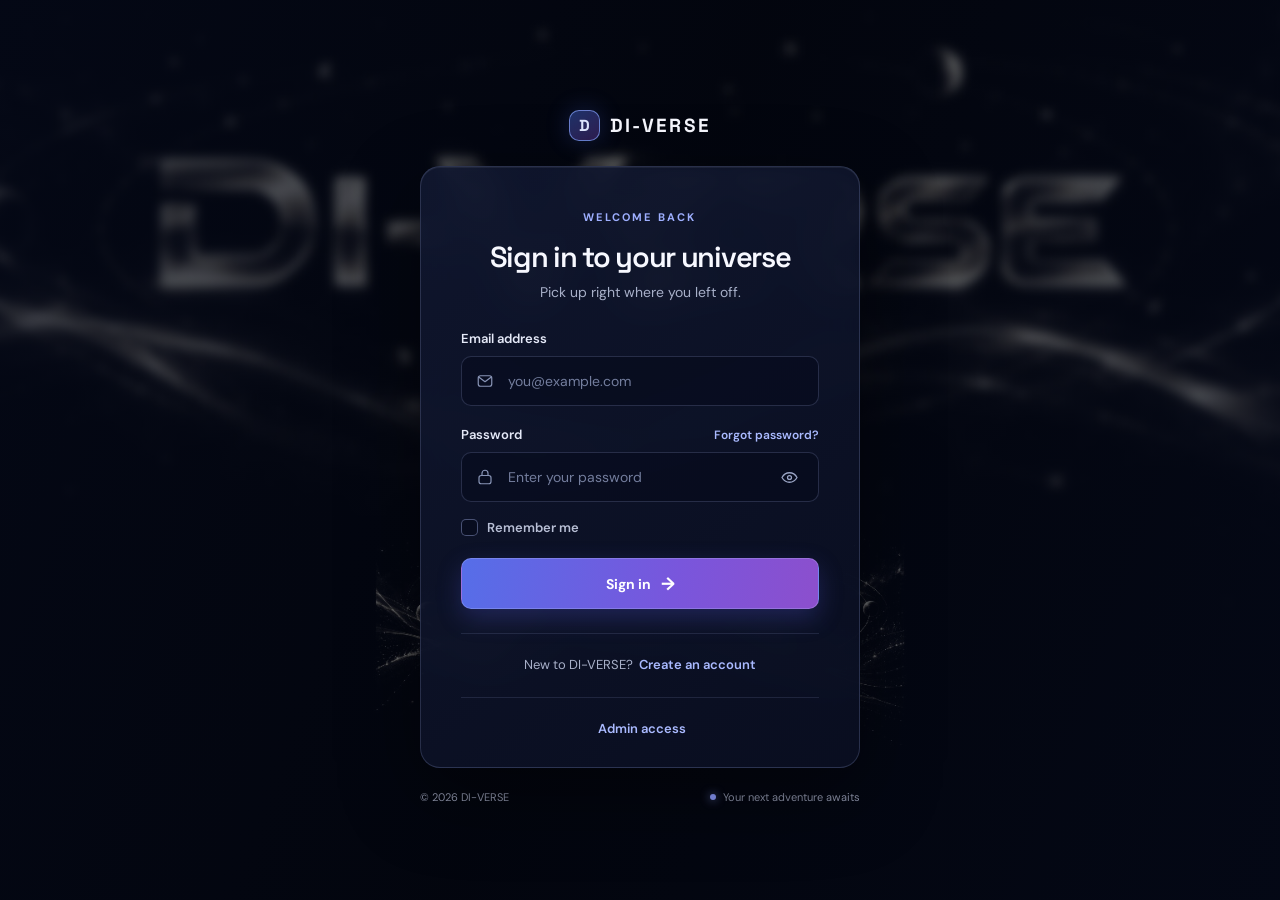
<file: index.html>
<!DOCTYPE html>
<html lang="en">
<head>
    <meta charset="UTF-8">
    <meta name="viewport" content="width=device-width, initial-scale=1.0">
    <meta name="theme-color" content="#080d20">
    <meta name="description" content="Sign in to your DI-VERSE account.">
    <link rel="stylesheet" href="style.css">
    <title>Sign in | DI-VERSE</title>
</head>
<body>
    <main class="page">
        <a class="brand" href="#" aria-label="DI-VERSE home">
            <span class="brand-mark" aria-hidden="true">D</span>
            <span>DI-VERSE</span>
        </a>

        <section class="login-card" aria-labelledby="login-title">
            <div class="card-heading" id="login-heading">
                <span class="eyebrow">WELCOME BACK</span>
                <h1 id="login-title">Sign in to your universe</h1>
                <p>Pick up right where you left off.</p>
            </div>

            <form id="login-form">
                <label for="email">Email address</label>
                <div class="input-wrap">
                    <svg aria-hidden="true" viewBox="0 0 24 24">
                        <rect x="3" y="5" width="18" height="14" rx="3"></rect>
                        <path d="m4 7 8 6 8-6"></path>
                    </svg>
                    <input id="email" name="email" type="email" placeholder="you@example.com" autocomplete="email" required>
                </div>

                <div class="password-heading">
                    <label for="password">Password</label>
                    <a href="#forgot-password" data-notice="Password recovery isn't connected yet.">Forgot password?</a>
                </div>
                <div class="input-wrap">
                    <svg aria-hidden="true" viewBox="0 0 24 24">
                        <rect x="4" y="10" width="16" height="11" rx="3"></rect>
                        <path d="M8 10V7a4 4 0 0 1 8 0v3"></path>
                    </svg>
                    <input id="password" name="password" type="password" placeholder="Enter your password" autocomplete="current-password" required>
                    <button class="visibility-toggle" id="password-toggle" type="button" aria-label="Show password" aria-pressed="false">
                        <svg aria-hidden="true" viewBox="0 0 24 24">
                            <path d="M2.5 12s3.4-6 9.5-6 9.5 6 9.5 6-3.4 6-9.5 6-9.5-6-9.5-6Z"></path>
                            <circle cx="12" cy="12" r="2.5"></circle>
                        </svg>
                    </button>
                </div>

                <label class="remember-option" for="remember">
                    <input id="remember" name="remember" type="checkbox">
                    <span class="custom-checkbox" aria-hidden="true"></span>
                    <span>Remember me</span>
                </label>

                <button class="submit-button" type="submit">
                    Sign in
                    <span aria-hidden="true">→</span>
                </button>
            </form>

            <form id="signup-form" class="is-hidden">
                <label for="signup-name">Your name</label>
                <div class="input-wrap">
                    <svg aria-hidden="true" viewBox="0 0 24 24">
                        <circle cx="12" cy="8" r="4"></circle>
                        <path d="M4 21a8 8 0 0 1 16 0"></path>
                    </svg>
                    <input id="signup-name" name="name" type="text" placeholder="How should we call you?" autocomplete="name" required>
                </div>

                <label for="signup-email" class="signup-field-label">Email address</label>
                <div class="input-wrap">
                    <svg aria-hidden="true" viewBox="0 0 24 24">
                        <rect x="3" y="5" width="18" height="14" rx="3"></rect>
                        <path d="m4 7 8 6 8-6"></path>
                    </svg>
                    <input id="signup-email" name="email" type="email" placeholder="you@example.com" autocomplete="email" required>
                </div>

                <label for="signup-password" class="signup-field-label">Create a password</label>
                <div class="input-wrap">
                    <svg aria-hidden="true" viewBox="0 0 24 24">
                        <rect x="4" y="10" width="16" height="11" rx="3"></rect>
                        <path d="M8 10V7a4 4 0 0 1 8 0v3"></path>
                    </svg>
                    <input id="signup-password" name="password" type="password" placeholder="At least 8 characters" autocomplete="new-password" minlength="8" required>
                </div>

                <label for="signup-confirm" class="signup-field-label">Confirm password</label>
                <div class="input-wrap">
                    <svg aria-hidden="true" viewBox="0 0 24 24">
                        <rect x="4" y="10" width="16" height="11" rx="3"></rect>
                        <path d="M8 10V7a4 4 0 0 1 8 0v3"></path>
                    </svg>
                    <input id="signup-confirm" name="confirm-password" type="password" placeholder="Enter your password again" autocomplete="new-password" minlength="8" required>
                </div>

                <label class="remember-option terms-option" for="terms">
                    <input id="terms" name="terms" type="checkbox" required>
                    <span class="custom-checkbox" aria-hidden="true"></span>
                    <span>I agree to the terms and privacy policy.</span>
                </label>

                <button class="submit-button" type="submit">
                    Create account
                    <span aria-hidden="true">→</span>
                </button>
            </form>

            <p class="form-message" id="form-message" role="status" aria-live="polite"></p>

            <p class="signup-prompt" id="login-prompt">New to DI-VERSE?
                <a href="#signup" id="show-signup">Create an account</a>
            </p>
            <p class="signup-prompt is-hidden" id="signup-prompt">Already have an account?
                <a href="#login" id="show-login">Sign in</a>
            </p>
            <p class="signup-prompt"><a href="admin.html">Admin access</a></p>
        </section>

        <footer class="page-footer">
            <span>© 2026 DI-VERSE</span>
            <span class="footer-note"><span aria-hidden="true"></span>Your next adventure awaits</span>
        </footer>
    </main>
    <script src="auth-service.js"></script>
    <script src="script.js"></script>
</body>
</html>
</file>
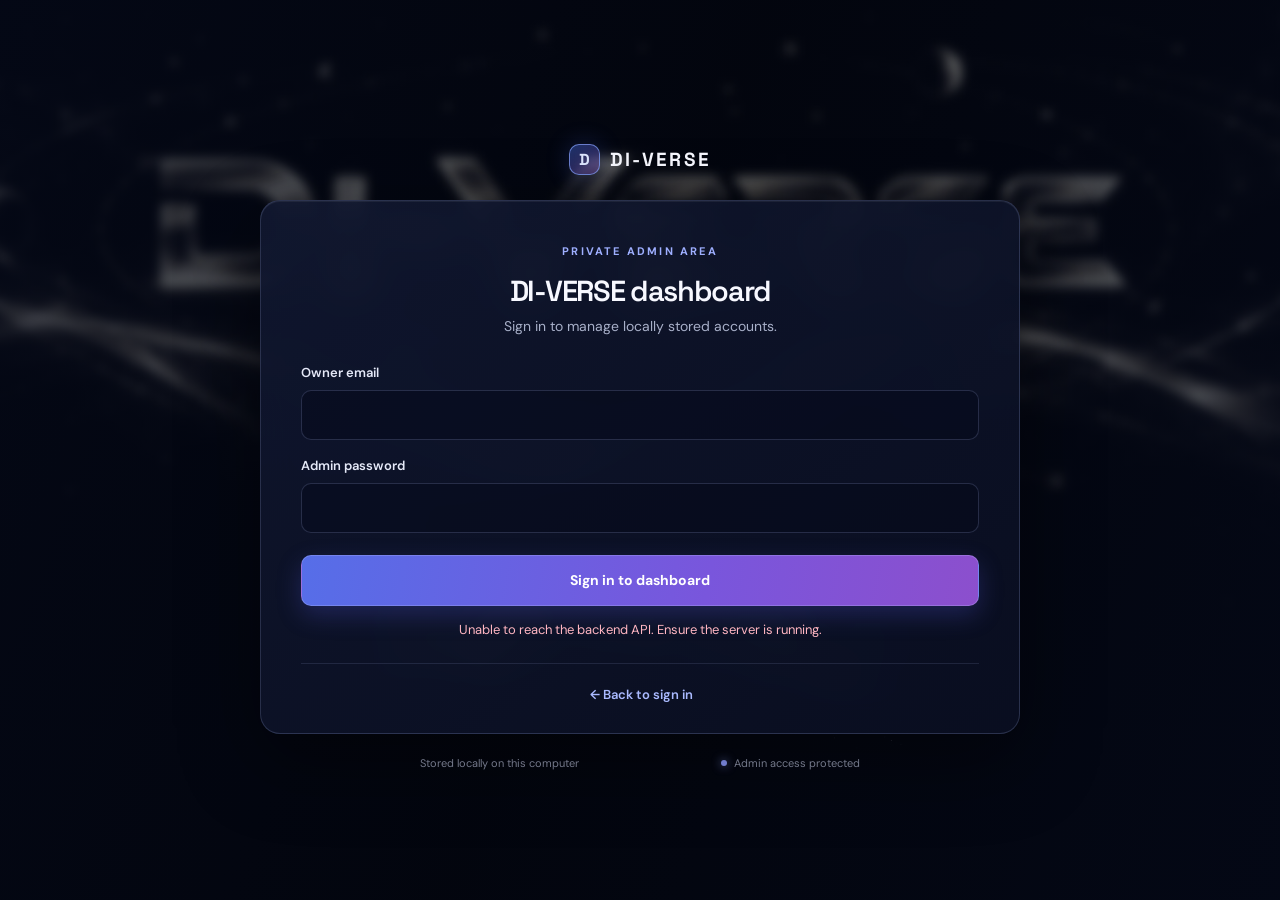
<file: admin.html>
<!DOCTYPE html>
<html lang="en">
<head>
    <meta charset="UTF-8">
    <meta name="viewport" content="width=device-width, initial-scale=1.0">
    <meta name="theme-color" content="#080d20">
    <meta name="description" content="Private DI-VERSE account administration.">
    <link rel="stylesheet" href="style.css">
    <title>Admin | DI-VERSE</title>
</head>
<body class="admin-body">
    <main class="page">
        <a class="brand" href="index.html" aria-label="DI-VERSE home">
            <span class="brand-mark" aria-hidden="true">D</span>
            <span>DI-VERSE</span>
        </a>

        <section class="login-card admin-card" aria-labelledby="admin-title">
            <div class="card-heading">
                <span class="eyebrow">PRIVATE ADMIN AREA</span>
                <h1 id="admin-title">DI-VERSE dashboard</h1>
                <p id="admin-subtitle">Sign in to manage locally stored accounts.</p>
            </div>

            <form id="admin-login-form">
                <label for="admin-email">Owner email</label>
                <div class="input-wrap">
                    <input id="admin-email" name="email" type="email" autocomplete="username" required>
                </div>
                <label class="signup-field-label" for="admin-password">Admin password</label>
                <div class="input-wrap">
                    <input id="admin-password" name="password" type="password" autocomplete="current-password" required>
                </div>
                <button class="submit-button admin-submit" type="submit">Sign in to dashboard</button>
            </form>

            <div id="dashboard" class="is-hidden">
                <div class="dashboard-summary">
                    <span class="eyebrow">SAVED ACCOUNTS</span>
                    <strong id="account-count">0</strong>
                    <span class="online-summary"><span id="online-count">0</span> online</span>
                </div>
                <p class="dashboard-note">Search accounts, review reports and appeals, and manage access. Passwords are never displayed.</p>
                <form class="admin-search-form" id="account-search-form">
                    <label for="account-search">Find user by name or email</label>
                    <div class="admin-search-row">
                        <input id="account-search" name="q" type="search" maxlength="100" autocomplete="off">
                        <button class="secondary-button" type="submit">Search</button>
                    </div>
                </form>
                <div class="table-wrap">
                    <table>
                        <thead>
                            <tr><th>Name</th><th>Email</th><th>Registered</th><th>Access</th><th>Action</th></tr>
                        </thead>
                        <tbody id="account-list"></tbody>
                    </table>
                    <p id="empty-state" class="empty-state is-hidden">No accounts have registered yet.</p>
                </div>
                <button class="secondary-button" id="refresh-accounts" type="button">Refresh list</button>
                <section class="admin-inbox-section" aria-labelledby="reports-title">
                    <div class="admin-inbox-heading"><div><span class="eyebrow">COMMUNITY SAFETY</span><h2 id="reports-title">User reports</h2></div><button class="secondary-button" id="refresh-reports" type="button">Refresh</button></div>
                    <div class="admin-inbox-list" id="report-list" aria-live="polite"></div>
                </section>
                <section class="admin-inbox-section" aria-labelledby="appeals-title">
                    <div class="admin-inbox-heading"><div><span class="eyebrow">ACCESS REVIEWS</span><h2 id="appeals-title">Unban appeals</h2></div><button class="secondary-button" id="refresh-appeals" type="button">Refresh</button></div>
                    <div class="admin-inbox-list" id="appeal-list" aria-live="polite"></div>
                </section>
                <button class="secondary-button" id="admin-logout" type="button">Sign out</button>
            </div>

            <p class="form-message" id="admin-message" role="status" aria-live="polite"></p>
            <p class="signup-prompt"><a href="index.html">← Back to sign in</a></p>
        </section>

        <footer class="page-footer">
            <span>Stored locally on this computer</span>
            <span class="footer-note"><span aria-hidden="true"></span>Admin access protected</span>
        </footer>
    </main>
    <dialog class="report-dialog" id="ban-dialog">
        <form id="ban-form">
            <div class="report-dialog-heading"><h2>Ban account</h2><button class="icon-refresh" id="close-ban-dialog" type="button" aria-label="Close">×</button></div>
            <input type="hidden" name="userId">
            <label for="ban-reason">Reason</label>
            <textarea id="ban-reason" name="reason" minlength="5" maxlength="500" rows="4" required></textarea>
            <button class="submit-button" type="submit">Confirm ban</button>
        </form>
    </dialog>
    <script src="auth-service.js"></script>
    <script src="admin.js"></script>
</body>
</html>
</file>
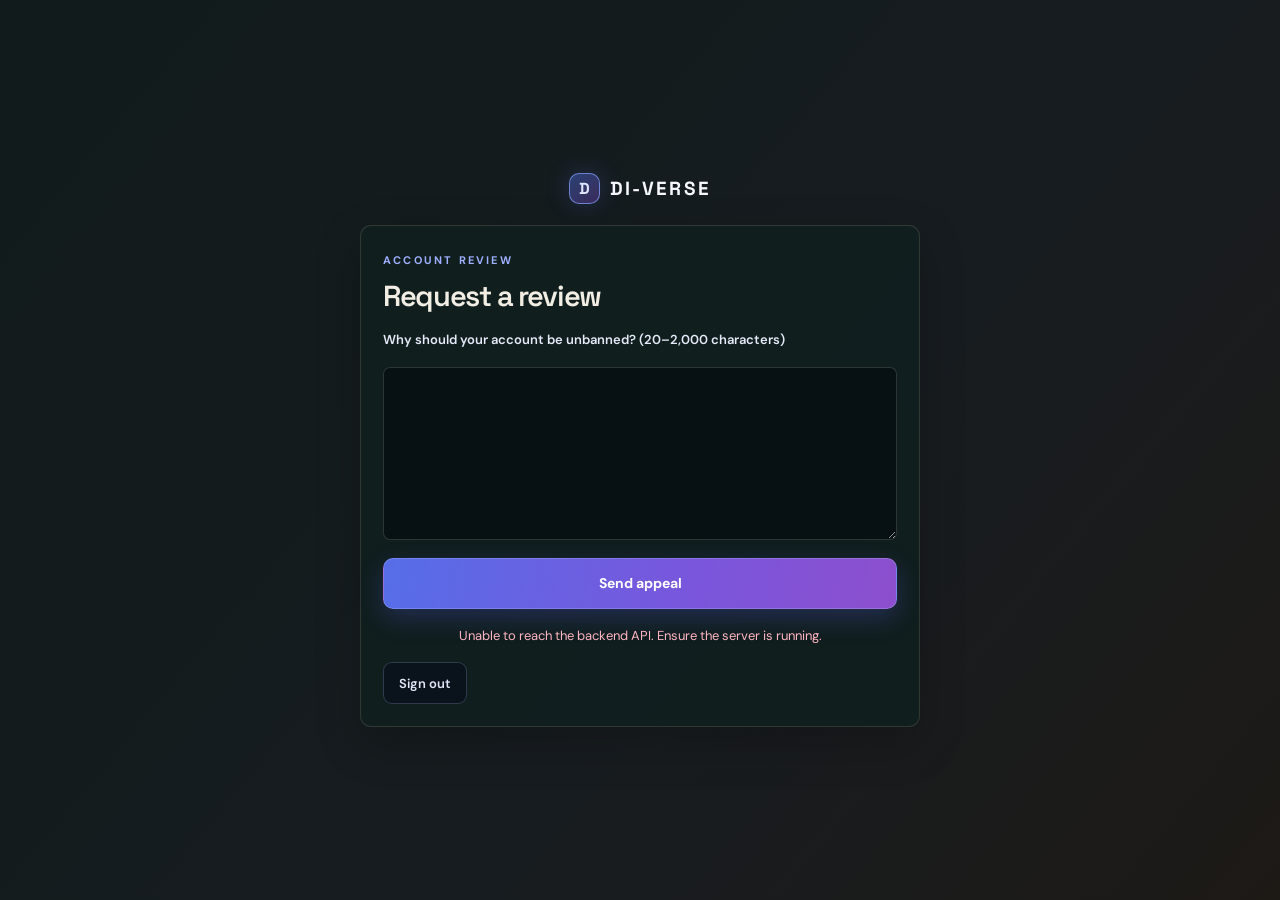
<file: appeal.html>
<!DOCTYPE html>
<html lang="en">
<head>
    <meta charset="UTF-8">
    <meta name="viewport" content="width=device-width, initial-scale=1.0">
    <meta name="theme-color" content="#151b1b">
    <meta name="description" content="Request a review of your DI-VERSE account restriction.">
    <link rel="stylesheet" href="style.css">
    <title>Account review | DI-VERSE</title>
</head>
<body class="appeal-body">
    <main class="appeal-shell">
        <a class="brand" href="/" aria-label="DI-VERSE sign in"><span class="brand-mark" aria-hidden="true">D</span><span>DI-VERSE</span></a>
        <section class="appeal-panel">
            <span class="eyebrow">ACCOUNT REVIEW</span>
            <h1>Request a review</h1>
            <p id="appeal-ban-reason" class="appeal-ban-reason"></p>
            <form id="appeal-form" class="community-form">
                <label for="appeal-reason">Why should your account be unbanned? (20–2,000 characters)</label>
                <textarea id="appeal-reason" name="reason" minlength="20" maxlength="2000" rows="7" required></textarea>
                <button class="submit-button" id="appeal-submit" type="submit">Send appeal</button>
            </form>
            <div id="appeal-status" class="appeal-status is-hidden" aria-live="polite"></div>
            <p class="form-message" id="appeal-message" role="status" aria-live="polite"></p>
            <button class="secondary-button" id="appeal-sign-out" type="button">Sign out</button>
        </section>
    </main>
    <script src="auth-service.js"></script>
    <script src="appeal.js"></script>
</body>
</html>
</file>
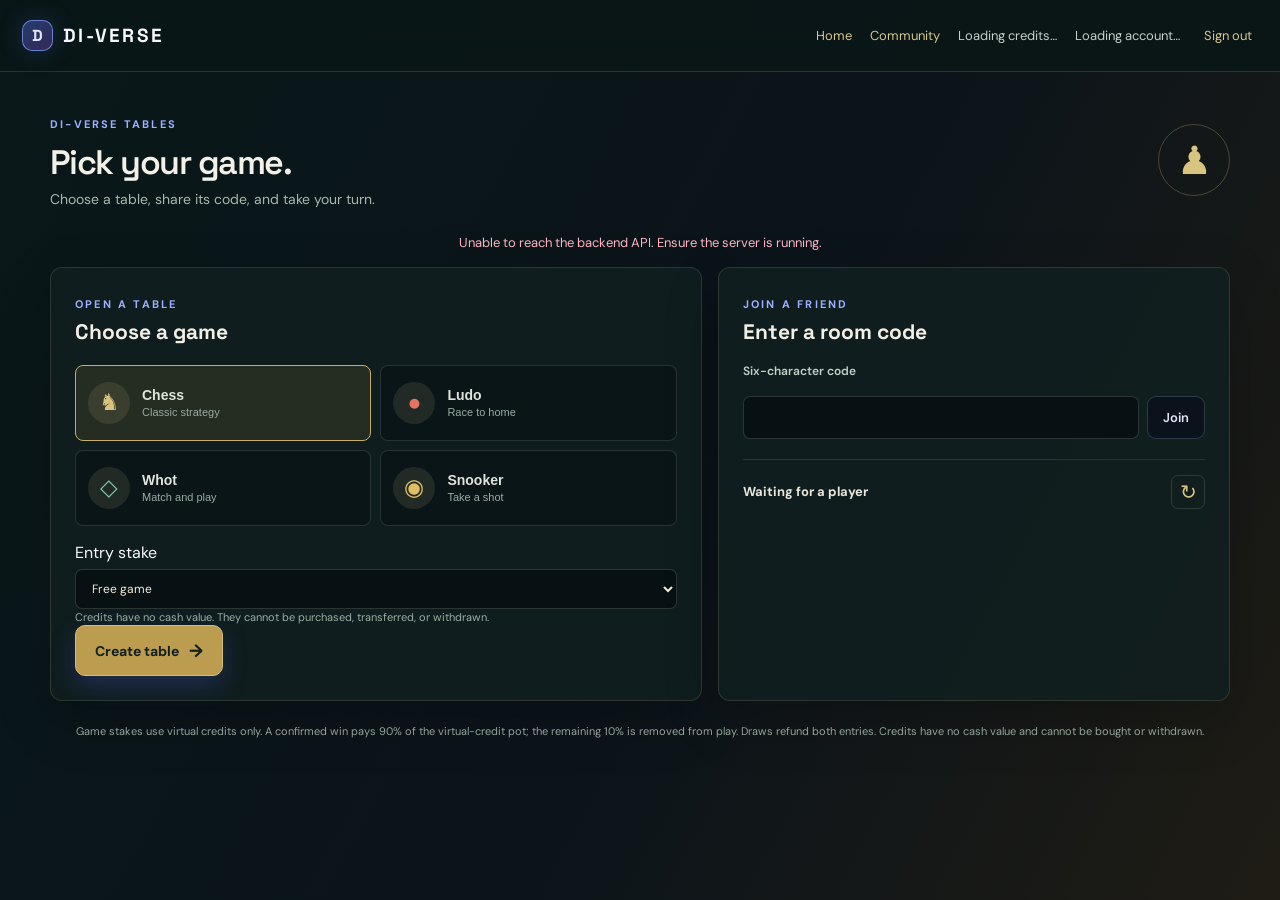
<file: games.html>
<!DOCTYPE html>
<html lang="en">
<head>
    <meta charset="UTF-8">
    <meta name="viewport" content="width=device-width, initial-scale=1.0">
    <meta name="theme-color" content="#101a1c">
    <meta name="description" content="Play chess, snooker, ludo, and whot with DI-VERSE members.">
    <link rel="stylesheet" href="style.css">
    <title>Game Room | DI-VERSE</title>
</head>
<body class="games-body">
    <header class="community-header games-header">
        <a class="brand" href="/home.html" aria-label="DI-VERSE home">
            <span class="brand-mark" aria-hidden="true">D</span>
            <span>DI-VERSE</span>
        </a>
        <nav class="games-top-nav" aria-label="Main navigation">
            <a href="/home.html">Home</a>
            <a href="/community.html#posts">Community</a>
            <span id="games-credit-balance" aria-live="polite">Loading credits…</span>
            <span id="games-user-name">Loading account…</span>
            <button id="games-sign-out" type="button">Sign out</button>
        </nav>
    </header>

    <main class="games-shell">
        <section class="games-heading">
            <div>
                <span class="eyebrow">DI-VERSE TABLES</span>
                <h1>Pick your game.</h1>
                <p>Choose a table, share its code, and take your turn.</p>
            </div>
            <div class="games-heading-mark" aria-hidden="true">♟</div>
        </section>

        <p class="form-message games-message" id="games-message" role="status" aria-live="polite"></p>

        <section class="games-lobby" id="games-lobby" aria-label="Game lobby">
            <div class="games-panel">
                <div class="games-panel-heading">
                    <div>
                        <span class="eyebrow">OPEN A TABLE</span>
                        <h2>Choose a game</h2>
                    </div>
                </div>
                <div class="game-picks" role="group" aria-label="Choose a game">
                    <button class="game-pick is-selected" type="button" data-game="chess" aria-pressed="true">
                        <span class="game-pick-mark chess-mark" aria-hidden="true">♞</span>
                        <span class="game-pick-copy"><strong>Chess</strong><small>Classic strategy</small></span>
                    </button>
                    <button class="game-pick" type="button" data-game="ludo" aria-pressed="false">
                        <span class="game-pick-mark ludo-mark" aria-hidden="true">●</span>
                        <span class="game-pick-copy"><strong>Ludo</strong><small>Race to home</small></span>
                    </button>
                    <button class="game-pick" type="button" data-game="whot" aria-pressed="false">
                        <span class="game-pick-mark whot-mark" aria-hidden="true">◇</span>
                        <span class="game-pick-copy"><strong>Whot</strong><small>Match and play</small></span>
                    </button>
                    <button class="game-pick" type="button" data-game="snooker" aria-pressed="false">
                        <span class="game-pick-mark snooker-mark" aria-hidden="true">◉</span>
                        <span class="game-pick-copy"><strong>Snooker</strong><small>Take a shot</small></span>
                    </button>
                </div>
                <label for="game-stake">Entry stake</label>
                <select id="game-stake" class="game-stake-select" name="stakeCredits">
                    <option value="0">Free game</option>
                    <option value="5">5 virtual credits</option>
                    <option value="10">10 virtual credits</option>
                    <option value="25">25 virtual credits</option>
                    <option value="50">50 virtual credits</option>
                    <option value="100">100 virtual credits</option>
                </select>
                <p class="game-credit-note">Credits have no cash value. They cannot be purchased, transferred, or withdrawn.</p>
                <button class="submit-button games-create" id="create-room" type="button">Create table <span aria-hidden="true">→</span></button>
            </div>

            <div class="games-panel join-panel">
                <div class="games-panel-heading">
                    <div>
                        <span class="eyebrow">JOIN A FRIEND</span>
                        <h2>Enter a room code</h2>
                    </div>
                </div>
                <form id="join-room-form" class="join-room-form">
                    <label for="room-code">Six-character code</label>
                    <div class="join-room-row">
                        <input id="room-code" name="code" maxlength="6" pattern="[A-HJ-NP-Z2-9]{6}" autocomplete="off" required>
                        <button class="secondary-button" type="submit">Join</button>
                    </div>
                </form>
                <div class="open-room-heading">
                    <h3>Waiting for a player</h3>
                    <button class="icon-refresh" id="refresh-rooms" type="button" aria-label="Refresh open tables" title="Refresh">↻</button>
                </div>
                <div class="open-room-list" id="open-room-list" aria-live="polite"></div>
            </div>
        </section>

        <section class="game-table is-hidden" id="game-table" aria-label="Game table">
            <div class="game-table-head">
                <div>
                    <span class="eyebrow" id="table-game-label">GAME</span>
                    <h2 id="table-title">Waiting for a player</h2>
                </div>
                <div class="table-room-code">
                    <span>ROOM</span>
                    <strong id="table-room-code">------</strong>
                    <button class="icon-refresh" id="copy-room-code" type="button" aria-label="Copy room code" title="Copy code">▢</button>
                </div>
            </div>
            <div class="table-players" id="table-players"></div>
            <p class="turn-message" id="turn-message" aria-live="polite"></p>
            <div class="game-board" id="game-board"></div>
            <div class="table-controls" id="table-controls"></div>
            <button class="secondary-button leave-table" id="leave-table" type="button">Back to lobby</button>
        </section>

        <footer class="games-footer">Game stakes use virtual credits only. A confirmed win pays 90% of the virtual-credit pot; the remaining 10% is removed from play. Draws refund both entries. Credits have no cash value and cannot be bought or withdrawn.</footer>
    </main>
    <script src="auth-service.js"></script>
    <script src="games.js"></script>
</body>
</html>
</file>
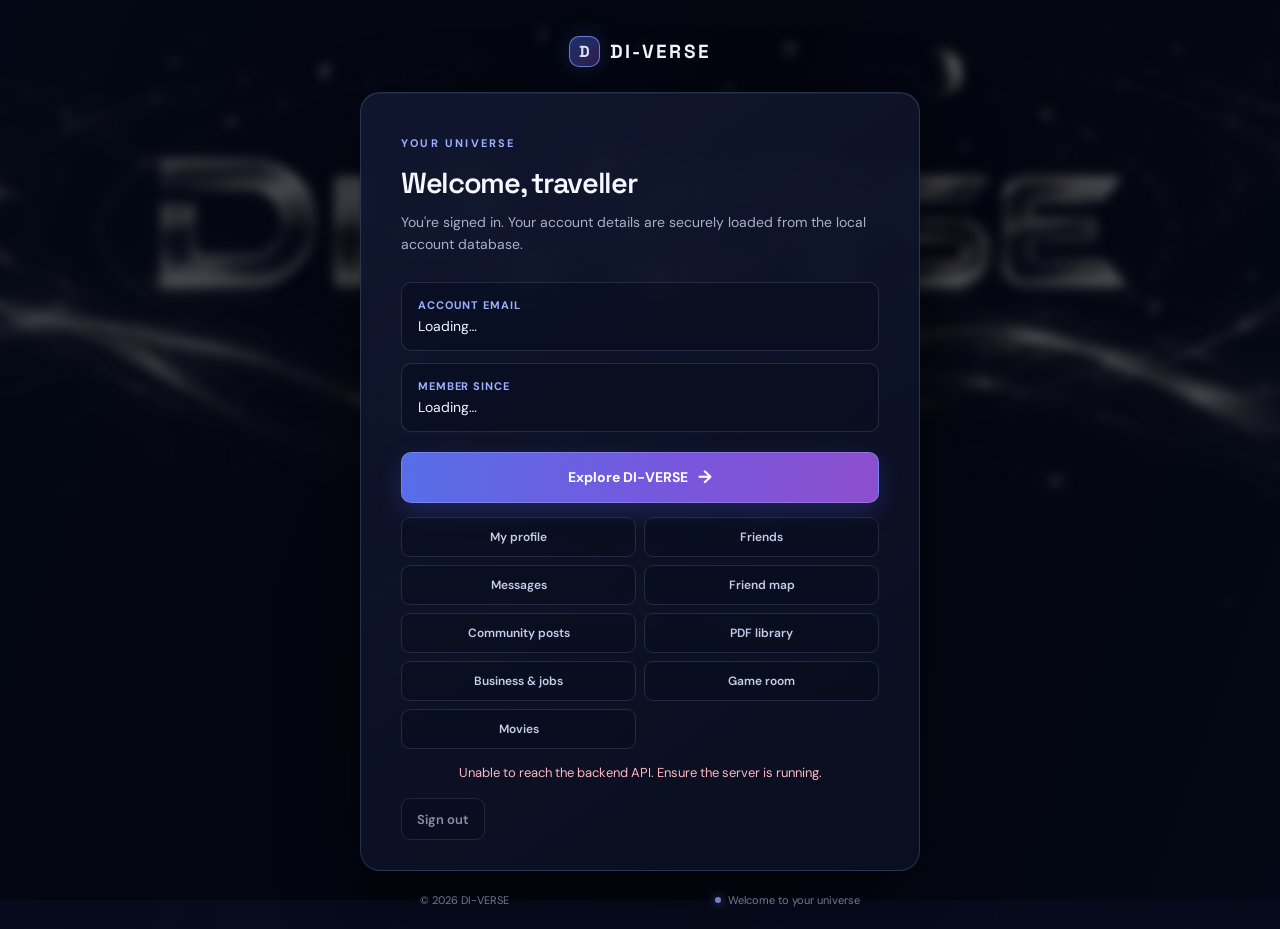
<file: home.html>
<!DOCTYPE html>
<html lang="en">
<head>
    <meta charset="UTF-8">
    <meta name="viewport" content="width=device-width, initial-scale=1.0">
    <meta name="theme-color" content="#080d20">
    <meta name="description" content="Your DI-VERSE homepage.">
    <link rel="stylesheet" href="style.css">
    <title>Home | DI-VERSE</title>
</head>
<body>
    <main class="page">
        <a class="brand" href="home.html" aria-label="DI-VERSE home">
            <span class="brand-mark" aria-hidden="true">D</span>
            <span>DI-VERSE</span>
        </a>

        <section class="login-card home-card" aria-labelledby="home-title">
            <span class="eyebrow">YOUR UNIVERSE</span>
            <h1 id="home-title">Welcome, <span id="welcome-name">traveller</span></h1>
            <p class="home-intro">You're signed in. Your account details are securely loaded from the local account database.</p>

            <div class="account-details" aria-live="polite">
                <div>
                    <span class="detail-label">Account email</span>
                    <span class="detail-value" id="account-email">Loading…</span>
                </div>
                <div>
                    <span class="detail-label">Member since</span>
                    <span class="detail-value" id="account-created">Loading…</span>
                </div>
            </div>

            <a class="submit-button home-community-link" href="/community.html#posts">Explore DI-VERSE <span aria-hidden="true">→</span></a>
            <nav class="home-shortcuts" aria-label="DI-VERSE pages">
                <a href="/community.html#profile">My profile</a>
                <a href="/community.html#friends">Friends</a>
                <a href="/community.html#chat">Messages</a>
                <a href="/community.html#map">Friend map</a>
                <a href="/community.html#posts">Community posts</a>
                <a href="/community.html#documents">PDF library</a>
                <a href="/community.html#marketplace">Business &amp; jobs</a>
                <a href="/games.html">Game room</a>
                <a href="/movies.html">Movies</a>
            </nav>
            <p class="form-message is-visible" id="home-message" role="status" aria-live="polite">Checking your sign-in…</p>
            <button class="secondary-button" id="sign-out" type="button" disabled>Sign out</button>
        </section>

        <footer class="page-footer">
            <span>© 2026 DI-VERSE</span>
            <span class="footer-note"><span aria-hidden="true"></span>Welcome to your universe</span>
        </footer>
    </main>
    <script src="auth-service.js"></script>
    <script src="home.js"></script>
</body>
</html>
</file>
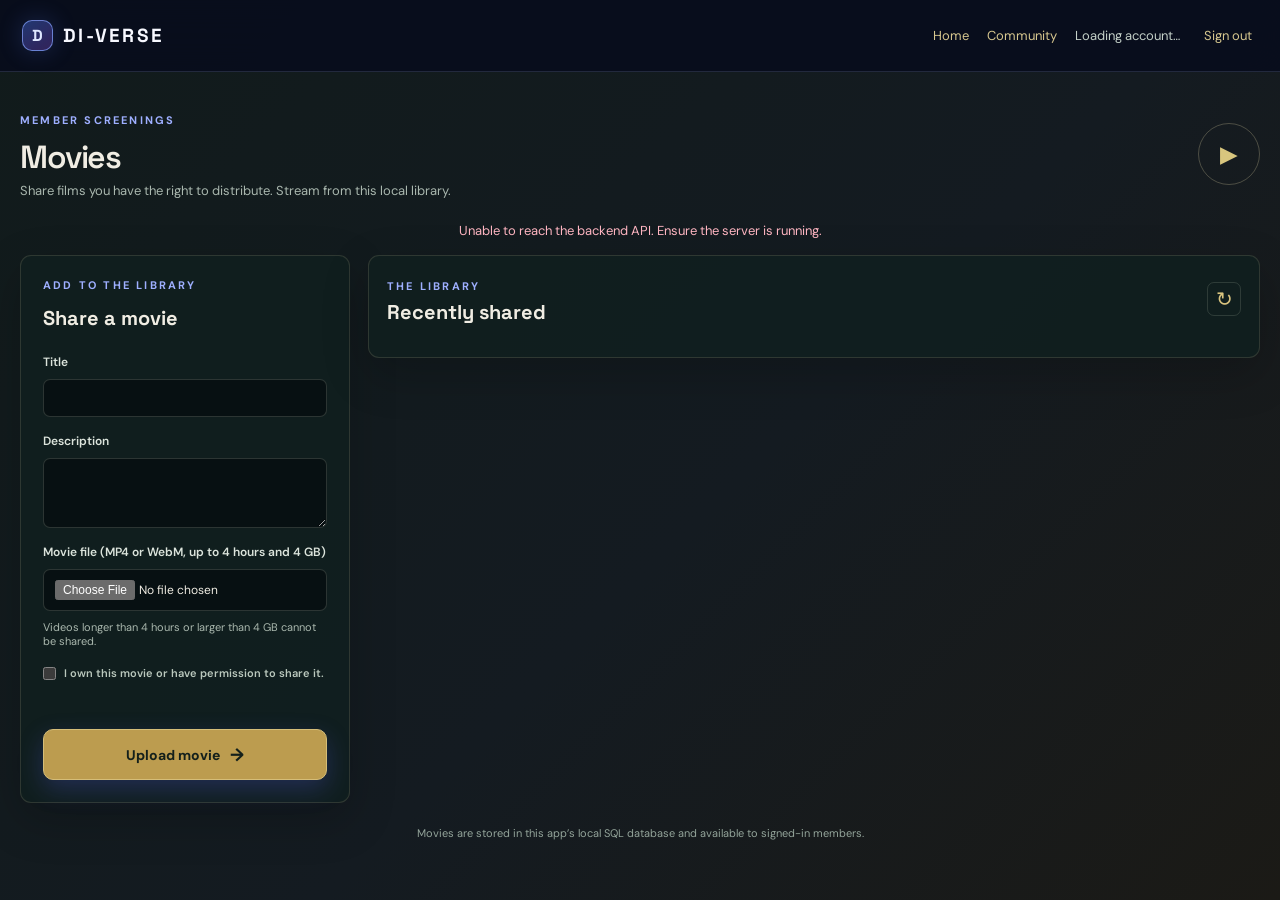
<file: movies.html>
<!DOCTYPE html>
<html lang="en">
<head>
    <meta charset="UTF-8">
    <meta name="viewport" content="width=device-width, initial-scale=1.0">
    <meta name="theme-color" content="#0c1716">
    <meta name="description" content="Watch and share movies with DI-VERSE members.">
    <link rel="stylesheet" href="style.css">
    <title>Movies | DI-VERSE</title>
</head>
<body class="movies-body">
    <header class="community-header movies-header">
        <a class="brand" href="/home.html" aria-label="DI-VERSE home"><span class="brand-mark" aria-hidden="true">D</span><span>DI-VERSE</span></a>
        <nav class="games-top-nav" aria-label="Main navigation">
            <a href="/home.html">Home</a>
            <a href="/community.html#posts">Community</a>
            <span id="movies-user-name">Loading account…</span>
            <button id="movies-sign-out" type="button">Sign out</button>
        </nav>
    </header>

    <main class="movies-shell">
        <section class="movies-heading">
            <div>
                <span class="eyebrow">MEMBER SCREENINGS</span>
                <h1>Movies</h1>
                <p>Share films you have the right to distribute. Stream from this local library.</p>
            </div>
            <span class="movies-reel" aria-hidden="true">▶</span>
        </section>
        <p class="form-message movies-message" id="movies-message" role="status" aria-live="polite"></p>

        <section class="movies-layout">
            <form class="movie-upload-panel" id="movie-upload-form">
                <span class="eyebrow">ADD TO THE LIBRARY</span>
                <h2>Share a movie</h2>
                <label for="movie-title">Title</label>
                <input id="movie-title" name="title" maxlength="120" required>
                <label for="movie-description">Description</label>
                <textarea id="movie-description" name="description" maxlength="1000" rows="3"></textarea>
                <label for="movie-file">Movie file (MP4 or WebM, up to 4 hours and 4 GB)</label>
                <input id="movie-file" name="file" type="file" accept="video/mp4,.mp4,video/webm,.webm" required>
                <span class="movie-upload-status">Videos longer than 4 hours or larger than 4 GB cannot be shared.</span>
                <label class="movie-rights" for="movie-rights">
                    <input id="movie-rights" name="rightsConfirmed" type="checkbox" required>
                    <span>I own this movie or have permission to share it.</span>
                </label>
                <progress class="movie-upload-progress is-hidden" id="movie-upload-progress" max="100" value="0"></progress>
                <span class="movie-upload-status" id="movie-upload-status" aria-live="polite"></span>
                <button class="submit-button" id="movie-upload-button" type="submit">Upload movie <span aria-hidden="true">→</span></button>
            </form>

            <section class="movie-library" aria-label="Movie library">
                <div class="movie-library-heading">
                    <div>
                        <span class="eyebrow">THE LIBRARY</span>
                        <h2>Recently shared</h2>
                    </div>
                    <button class="icon-refresh" id="refresh-movies" type="button" aria-label="Refresh movies" title="Refresh">↻</button>
                </div>
                <div class="movie-grid" id="movie-list" aria-live="polite"></div>
            </section>
        </section>
        <footer class="games-footer">Movies are stored in this app’s local SQL database and available to signed-in members.</footer>
    </main>

    <dialog class="report-dialog" id="movie-report-dialog">
        <form id="movie-report-form">
            <div class="report-dialog-heading">
                <h2>Report member</h2>
                <button class="icon-refresh" id="close-movie-report" type="button" aria-label="Close report form">×</button>
            </div>
            <input type="hidden" name="userId">
            <label for="movie-report-category">Reason</label>
            <select id="movie-report-category" name="category" required>
                <option value="scam">Scam</option><option value="fraud">Fraud</option><option value="impersonation">Impersonation</option><option value="harassment">Harassment</option><option value="other">Other</option>
            </select>
            <label for="movie-report-details">Details (20–1,200 characters)</label>
            <textarea id="movie-report-details" name="details" minlength="20" maxlength="1200" rows="4" required></textarea>
            <button class="submit-button" type="submit">Send report</button>
        </form>
    </dialog>
    <script src="auth-service.js"></script>
    <script src="movies.js"></script>
</body>
</html>
</file>
<file: style.css>
@import url("https://fonts.googleapis.com/css2?family=DM+Sans:wght@400;500;600;700&family=Space+Grotesk:wght@500;600;700&display=swap");

:root {
    color-scheme: dark;
    font-family: "DM Sans", "Segoe UI", sans-serif;
    font-synthesis: none;
    text-rendering: optimizeLegibility;
    -webkit-font-smoothing: antialiased;
    -moz-osx-font-smoothing: grayscale;
    color: #f7f8ff;
    background: #080d20;
    font-optical-sizing: auto;
}

* {
    box-sizing: border-box;
}

.is-hidden {
    display: none !important;
}

body {
    min-width: 320px;
    min-height: 100vh;
    margin: 0;
    background:
        linear-gradient(110deg, rgba(5, 10, 27, 0.78), rgba(5, 10, 27, 0.52) 48%, rgba(5, 10, 27, 0.78)),
        url("bg.jpg") center 36% / cover fixed,
        #080d20;
}

body::before {
    position: fixed;
    z-index: -1;
    background: radial-gradient(ellipse at 50% 46%, rgba(26, 54, 130, 0.2), transparent 58%);
    content: "";
    inset: 0;
    pointer-events: none;
}

a {
    color: inherit;
    text-decoration: none;
}

a:focus-visible,
button:focus-visible,
input:focus-visible {
    outline: 2px solid #91a9ff;
    outline-offset: 3px;
}

.page {
    display: flex;
    min-height: 100vh;
    flex-direction: column;
    align-items: center;
    justify-content: center;
    padding: 36px 20px 22px;
}

.brand {
    display: inline-flex;
    align-items: center;
    gap: 10px;
    margin-bottom: 25px;
    font-family: "Space Grotesk", "Segoe UI", sans-serif;
    font-size: 19px;
    font-weight: 700;
    letter-spacing: 0.12em;
}

.brand-mark {
    display: grid;
    width: 31px;
    height: 31px;
    place-items: center;
    border: 1px solid rgba(135, 164, 255, 0.7);
    border-radius: 10px;
    background: linear-gradient(145deg, rgba(78, 126, 255, 0.38), rgba(163, 90, 255, 0.28));
    color: #dfe7ff;
    font-size: 16px;
    letter-spacing: 0;
    box-shadow: 0 0 24px rgba(89, 123, 255, 0.22);
}

.login-card {
    width: min(100%, 440px);
    padding: 38px 40px 30px;
    border: 1px solid rgba(179, 194, 255, 0.18);
    border-radius: 20px;
    background: linear-gradient(145deg, rgba(17, 24, 49, 0.88), rgba(10, 15, 34, 0.9));
    box-shadow: 0 26px 80px rgba(0, 0, 0, 0.42), inset 0 1px rgba(255, 255, 255, 0.06);
    backdrop-filter: blur(18px);
}

.card-heading {
    margin-bottom: 29px;
    text-align: center;
}

.eyebrow {
    color: #9eafff;
    font-size: 11px;
    font-weight: 700;
    letter-spacing: 0.2em;
}

h1 {
    margin: 12px 0 8px;
    font-family: "Space Grotesk", "Segoe UI", sans-serif;
    font-size: clamp(24px, 5vw, 29px);
    font-weight: 600;
    letter-spacing: -0.045em;
}

.card-heading p {
    margin: 0;
    color: #a8b0c9;
    font-size: 14px;
}

form > label,
.password-heading label {
    display: block;
    margin-bottom: 9px;
    color: #e5e9f8;
    font-size: 13px;
    font-weight: 600;
}

.signup-field-label {
    margin-top: 17px;
}

.password-heading {
    display: flex;
    align-items: baseline;
    justify-content: space-between;
    margin-top: 20px;
}

.password-heading a,
.signup-prompt a {
    color: #aabaff;
    font-size: 12px;
    font-weight: 600;
    transition: color 160ms ease;
}

.password-heading a:hover,
.signup-prompt a:hover {
    color: #d6deff;
}

.input-wrap {
    display: flex;
    min-height: 50px;
    align-items: center;
    gap: 12px;
    padding: 0 14px;
    border: 1px solid rgba(179, 194, 255, 0.18);
    border-radius: 10px;
    background: rgba(5, 10, 25, 0.48);
    transition: border-color 160ms ease, box-shadow 160ms ease;
}

.input-wrap:focus-within {
    border-color: rgba(128, 156, 255, 0.82);
    box-shadow: 0 0 0 3px rgba(95, 124, 255, 0.13);
}

.input-wrap > svg {
    width: 18px;
    height: 18px;
    flex: 0 0 auto;
    fill: none;
    stroke: #8894b6;
    stroke-linecap: round;
    stroke-linejoin: round;
    stroke-width: 1.6;
}

.input-wrap input {
    width: 100%;
    min-width: 0;
    border: 0;
    outline: 0;
    background: transparent;
    color: #f7f8ff;
    font: inherit;
    font-size: 14px;
}

.input-wrap input::placeholder {
    color: #737d9d;
}

.visibility-toggle {
    display: grid;
    width: 30px;
    height: 34px;
    flex: 0 0 auto;
    place-items: center;
    border: 0;
    border-radius: 6px;
    background: transparent;
    color: #9aa5c5;
    cursor: pointer;
}

.visibility-toggle:hover {
    color: #e2e8ff;
}

.visibility-toggle svg {
    width: 19px;
    height: 19px;
    fill: none;
    stroke: currentColor;
    stroke-linecap: round;
    stroke-linejoin: round;
    stroke-width: 1.6;
}

.remember-option {
    display: inline-flex;
    position: relative;
    align-items: center;
    gap: 9px;
    margin: 17px 0 22px;
    color: #b8bfd5;
    cursor: pointer;
    font-size: 13px;
}

.terms-option {
    margin-bottom: 20px;
}

.remember-option input {
    position: absolute;
    width: 17px;
    height: 17px;
    margin: 0;
    opacity: 0;
}

.custom-checkbox {
    display: grid;
    width: 17px;
    height: 17px;
    place-items: center;
    border: 1px solid rgba(179, 194, 255, 0.38);
    border-radius: 5px;
    background: rgba(5, 10, 25, 0.48);
}

.remember-option input:checked + .custom-checkbox {
    border-color: #859aff;
    background: #657cf2;
}

.remember-option input:checked + .custom-checkbox::after {
    width: 8px;
    height: 4px;
    border-bottom: 2px solid white;
    border-left: 2px solid white;
    content: "";
    transform: translateY(-1px) rotate(-45deg);
}

.remember-option input:focus-visible + .custom-checkbox {
    outline: 2px solid #91a9ff;
    outline-offset: 3px;
}

.submit-button {
    display: flex;
    width: 100%;
    min-height: 51px;
    align-items: center;
    justify-content: center;
    gap: 10px;
    border: 1px solid rgba(197, 207, 255, 0.25);
    border-radius: 10px;
    background: linear-gradient(100deg, #566ee8, #7956dc 60%, #8c4fcd);
    box-shadow: 0 9px 24px rgba(81, 85, 215, 0.28);
    color: #fff;
    cursor: pointer;
    font: inherit;
    font-size: 14px;
    font-weight: 700;
    transition: filter 160ms ease, transform 160ms ease;
}

.submit-button:hover {
    filter: brightness(1.1);
    transform: translateY(-1px);
}

.submit-button span {
    font-size: 18px;
    line-height: 1;
}

.form-message {
    display: none;
    margin: 14px 0 0;
    color: #c5d0ff;
    font-size: 13px;
    line-height: 1.5;
    text-align: center;
}

.form-message.is-visible {
    display: block;
}

.form-message.is-error {
    color: #ffb6c2;
}

.signup-prompt {
    margin: 24px 0 0;
    padding-top: 22px;
    border-top: 1px solid rgba(179, 194, 255, 0.12);
    color: #a8b0c9;
    font-size: 13px;
    text-align: center;
}

.signup-prompt a {
    margin-left: 3px;
    font-size: 13px;
}

.admin-card {
    width: min(100%, 760px);
}

.home-card {
    width: min(100%, 560px);
}

.home-card h1 {
    margin: 12px 0 10px;
}

.home-intro {
    margin: 0;
    color: #a8b0c9;
    font-size: 14px;
    line-height: 1.6;
}

.account-details {
    display: grid;
    gap: 12px;
    margin-top: 26px;
}

.account-details > div {
    display: grid;
    gap: 5px;
    padding: 15px 16px;
    border: 1px solid rgba(179, 194, 255, 0.16);
    border-radius: 10px;
    background: rgba(5, 10, 25, 0.4);
}

.detail-label {
    color: #9eafff;
    font-size: 11px;
    font-weight: 700;
    letter-spacing: 0.08em;
    text-transform: uppercase;
}

.detail-value {
    overflow-wrap: anywhere;
    color: #f0f2ff;
    font-size: 14px;
}

.home-card .secondary-button:disabled {
    cursor: wait;
    opacity: 0.6;
}

.home-community-link {
    margin-top: 20px;
}

.home-shortcuts {
    display: grid;
    grid-template-columns: repeat(2, minmax(0, 1fr));
    gap: 8px;
    margin-top: 14px;
}

.home-shortcuts a {
    padding: 11px 12px;
    border: 1px solid rgba(179, 194, 255, 0.16);
    border-radius: 9px;
    background: rgba(5, 10, 25, 0.4);
    color: #c5cdec;
    font-size: 12px;
    font-weight: 600;
    text-align: center;
    transition: border-color 160ms ease, background 160ms ease;
}

.home-shortcuts a:hover {
    border-color: rgba(135, 164, 255, 0.65);
    background: rgba(67, 83, 151, 0.22);
    color: #f0f2ff;
}

.community-body {
    background:
        linear-gradient(115deg, rgba(5, 10, 27, 0.9), rgba(5, 10, 27, 0.75)),
        url("bg.jpg") center 36% / cover fixed,
        #080d20;
}

.community-header {
    display: flex;
    min-height: 72px;
    align-items: center;
    justify-content: space-between;
    gap: 20px;
    padding: 12px max(22px, calc((100vw - 1240px) / 2));
    border-bottom: 1px solid rgba(179, 194, 255, 0.15);
    background: rgba(7, 12, 29, 0.86);
    backdrop-filter: blur(18px);
}

.community-header .brand {
    margin: 0;
}

.community-account {
    display: flex;
    align-items: center;
    gap: 18px;
    color: #c6cee7;
    font-size: 13px;
}

.community-account a {
    color: #aabaff;
}

.community-account button {
    border: 0;
    background: none;
    color: #aabaff;
    cursor: pointer;
    font: inherit;
}

.community-layout {
    display: grid;
    width: min(100% - 40px, 1240px);
    min-height: calc(100vh - 73px);
    grid-template-columns: 220px minmax(0, 1fr);
    gap: 27px;
    margin: 0 auto;
    padding: 30px 0;
}

.community-nav {
    display: grid;
    position: sticky;
    top: 20px;
    align-content: start;
    gap: 7px;
    height: max-content;
    padding: 12px;
    border: 1px solid rgba(179, 194, 255, 0.15);
    border-radius: 15px;
    background: rgba(13, 20, 44, 0.82);
}

.community-nav a {
    display: flex;
    align-items: center;
    justify-content: space-between;
    gap: 8px;
    padding: 11px 12px;
    border-radius: 9px;
    color: #b4bdd8;
    font-size: 13px;
    font-weight: 600;
}

.nav-badge {
    display: inline-grid;
    min-width: 20px;
    height: 20px;
    place-items: center;
    padding: 0 5px;
    border-radius: 10px;
    background: #c96d54;
    color: #fff8ee;
    font-size: 10px;
    font-weight: 700;
    line-height: 1;
}

.profile-picture-editor {
    display: flex;
    align-items: center;
    gap: 16px;
    margin-bottom: 10px;
    padding: 14px;
    border: 1px solid rgba(179, 194, 255, 0.14);
    border-radius: 9px;
    background: rgba(5, 10, 25, 0.28);
}

.profile-picture-preview-wrap {
    display: grid;
    width: 84px;
    height: 84px;
    flex: 0 0 auto;
    place-items: center;
    overflow: hidden;
    border: 1px solid rgba(179, 194, 255, 0.23);
    border-radius: 50%;
    background: rgba(72, 101, 96, 0.3);
}

.profile-avatar {
    width: 100%;
    height: 100%;
    object-fit: cover;
}

.profile-avatar-placeholder {
    color: #d1c17f;
    font-family: "Space Grotesk", "Segoe UI", sans-serif;
    font-size: 28px;
}

.profile-picture-controls {
    display: grid;
    min-width: 0;
    gap: 8px;
}

.profile-picture-controls label {
    color: #e0e5f5;
    font-size: 13px;
    font-weight: 600;
}

.profile-picture-controls input {
    max-width: 100%;
    color: #aeb9da;
    font-size: 11px;
}

.profile-picture-actions {
    display: flex;
    flex-wrap: wrap;
    gap: 8px;
}

.profile-picture-actions .secondary-button,
.notification-opt-in {
    width: auto;
    margin: 0;
}

.profile-picture-actions .secondary-button:disabled {
    cursor: not-allowed;
    opacity: 0.55;
}

.notification-opt-in {
    margin-top: 12px;
}

.community-nav a:hover,
.community-nav a.is-active {
    background: rgba(102, 124, 235, 0.2);
    color: #edf0ff;
}

.community-content {
    min-width: 0;
}

.community-page {
    width: min(100%, 820px);
    margin: 0 auto;
    padding: 30px;
    border: 1px solid rgba(179, 194, 255, 0.17);
    border-radius: 18px;
    background: linear-gradient(145deg, rgba(17, 24, 49, 0.91), rgba(10, 15, 34, 0.92));
    box-shadow: 0 22px 70px rgba(0, 0, 0, 0.27);
    backdrop-filter: blur(16px);
}

.section-heading {
    margin-bottom: 25px;
}

.section-heading h1 {
    margin: 9px 0 6px;
}

.section-heading p {
    margin: 0;
    color: #a8b0c9;
    font-size: 14px;
    line-height: 1.55;
}

.community-form {
    display: grid;
    gap: 10px;
    margin: 20px 0;
}

.community-form label,
.community-page > label {
    color: #e5e9f8;
    font-size: 13px;
    font-weight: 600;
}

.community-form input,
.community-form textarea,
.community-form select,
.community-select {
    width: 100%;
    min-height: 46px;
    padding: 11px 13px;
    border: 1px solid rgba(179, 194, 255, 0.2);
    border-radius: 9px;
    background: rgba(5, 10, 25, 0.62);
    color: #f7f8ff;
    font: inherit;
    font-size: 14px;
}

.community-form textarea {
    min-height: 104px;
    resize: vertical;
}

.community-form input:focus,
.community-form textarea:focus,
.community-form select:focus,
.community-select:focus {
    border-color: rgba(128, 156, 255, 0.82);
    outline: 2px solid rgba(95, 124, 255, 0.2);
}

.community-form input[readonly] {
    color: #aeb9da;
}

.community-form .submit-button {
    margin-top: 8px;
}

.community-form .secondary-button {
    margin: 0;
}

.inline-form {
    gap: 9px;
}

.form-row {
    display: flex;
    align-items: center;
    gap: 10px;
}

.form-row > input {
    flex: 1;
}

.community-message {
    width: min(100%, 820px);
    margin: 0 auto 16px;
    padding: 0 4px;
    text-align: left;
}

.community-message.is-visible {
    padding: 12px 15px;
    border: 1px solid rgba(179, 194, 255, 0.16);
    border-radius: 10px;
    background: rgba(13, 20, 44, 0.91);
}

.content-list {
    display: grid;
    gap: 12px;
    margin-top: 14px;
}

.community-item {
    min-width: 0;
    padding: 16px 18px;
    border: 1px solid rgba(179, 194, 255, 0.15);
    border-radius: 12px;
    background: rgba(5, 10, 25, 0.44);
}

.community-item h3 {
    margin: 0 0 6px;
    color: #f0f2ff;
    font-size: 15px;
}

.community-item p {
    margin: 7px 0;
    color: #c0c8df;
    font-size: 13px;
    line-height: 1.6;
    overflow-wrap: anywhere;
    white-space: pre-wrap;
}

.community-media {
    display: block;
    width: 100%;
    max-height: 520px;
    margin: 12px 0;
    border-radius: 6px;
    background: rgba(5, 10, 25, 0.7);
    object-fit: contain;
}

.community-item .item-meta {
    color: #919dbd;
    font-size: 11px;
}

.member-identity {
    display: flex;
    min-width: 0;
    align-items: center;
    gap: 12px;
}

.member-copy {
    min-width: 0;
    flex: 1;
}

.member-avatar,
.chat-message-avatar {
    display: grid;
    width: 38px;
    height: 38px;
    flex: 0 0 auto;
    place-items: center;
    overflow: hidden;
    border: 1px solid rgba(179, 194, 255, 0.2);
    border-radius: 50%;
    background: rgba(72, 101, 96, 0.38);
    color: #d1c17f;
    font-size: 12px;
    font-weight: 700;
}

.member-avatar img,
.chat-message-avatar img {
    width: 100%;
    height: 100%;
    object-fit: cover;
}

.community-item .item-actions {
    display: flex;
    flex-wrap: wrap;
    gap: 8px;
    margin-top: 10px;
}

.community-item .item-actions .secondary-button {
    margin: 0;
}

.post-actions {
    padding-top: 10px;
    border-top: 1px solid rgba(179, 194, 255, 0.12);
}

.post-actions .secondary-button[aria-pressed="true"] {
    border-color: rgba(122, 214, 183, 0.45);
    color: #9be3c8;
}

.post-comments {
    margin-top: 12px;
    padding-top: 12px;
    border-top: 1px solid rgba(179, 194, 255, 0.12);
}

.post-comment-list {
    display: grid;
    gap: 8px;
}

.post-comment {
    padding: 8px 10px;
    border-left: 2px solid rgba(122, 214, 183, 0.55);
    background: rgba(5, 10, 25, 0.34);
}

.post-comment p {
    margin: 0 0 4px;
}

.post-comment .item-meta {
    display: block;
}

.post-comment-form {
    display: grid;
    gap: 8px;
    margin-top: 10px;
}

.post-comment-form textarea {
    box-sizing: border-box;
    width: 100%;
    min-height: 64px;
    padding: 10px 12px;
    border: 1px solid rgba(179, 194, 255, 0.18);
    border-radius: 8px;
    background: rgba(5, 10, 25, 0.62);
    color: #f0f2ff;
    font: inherit;
    resize: vertical;
}

.post-comment-form textarea:focus {
    border-color: #7ad6b7;
    outline: 2px solid rgba(122, 214, 183, 0.2);
}

.post-comment-form .secondary-button {
    justify-self: start;
    margin: 0;
}

.subheading {
    margin: 27px 0 10px;
    color: #e5e9f8;
    font-family: "Space Grotesk", "Segoe UI", sans-serif;
    font-size: 16px;
}

.community-select {
    margin: 9px 0 14px;
}

.chat-participants {
    display: flex;
    align-items: center;
    gap: 16px;
    margin: 0 0 12px;
    padding: 12px 14px;
    border: 1px solid rgba(179, 194, 255, 0.14);
    border-radius: 9px;
    background: rgba(5, 10, 25, 0.32);
}

.chat-person {
    display: flex;
    min-width: 0;
    align-items: center;
    gap: 9px;
}

.chat-person strong {
    overflow: hidden;
    color: #e7eaf7;
    font-size: 12px;
    text-overflow: ellipsis;
    white-space: nowrap;
}

.chat-person-avatar {
    display: grid;
    width: 44px;
    height: 44px;
    flex: 0 0 auto;
    place-items: center;
    overflow: hidden;
    border: 1px solid rgba(179, 194, 255, 0.2);
    border-radius: 50%;
    background: rgba(72, 101, 96, 0.38);
    color: #d1c17f;
    font-size: 15px;
    font-weight: 700;
}

.chat-person-avatar img {
    width: 100%;
    height: 100%;
    object-fit: cover;
}

.chat-between {
    color: #98a9bd;
    font-size: 18px;
}

.chat-thread {
    display: grid;
    max-height: 420px;
    min-height: 120px;
    gap: 10px;
    overflow-y: auto;
    padding: 14px;
    border: 1px solid rgba(179, 194, 255, 0.16);
    border-radius: 11px;
    background: rgba(5, 10, 25, 0.4);
}

.chat-message-row {
    display: flex;
    max-width: 100%;
    align-items: flex-end;
    gap: 8px;
}

.chat-message-row.is-mine {
    justify-content: flex-end;
}

.chat-message-row.is-mine .chat-message-avatar {
    order: 2;
}

.chat-bubble {
    max-width: min(calc(100% - 48px), 560px);
    padding: 10px 13px;
    border: 1px solid rgba(179, 194, 255, 0.13);
    border-radius: 12px 12px 12px 4px;
    background: rgba(41, 54, 99, 0.45);
}

.chat-bubble.is-mine {
    justify-self: end;
    border-color: rgba(135, 150, 255, 0.32);
    border-radius: 12px 12px 4px 12px;
    background: rgba(87, 99, 189, 0.35);
}

.chat-bubble p {
    margin: 5px 0;
    color: #eff1ff;
    font-size: 13px;
    line-height: 1.55;
    overflow-wrap: anywhere;
    white-space: pre-wrap;
}

.chat-bubble span {
    color: #a8b0c9;
    font-size: 10px;
}

.community-footer {
    margin: 18px auto 0;
    color: rgba(202, 210, 236, 0.65);
    font-size: 11px;
    text-align: center;
}

@media (max-width: 760px) {
    .community-layout {
        width: min(100% - 28px, 680px);
        grid-template-columns: 1fr;
        gap: 16px;
        padding-top: 17px;
    }

    .community-nav {
        display: flex;
        position: static;
        overflow-x: auto;
        gap: 4px;
        padding: 8px;
    }

    .community-nav a {
        flex: 0 0 auto;
        padding: 10px;
        font-size: 12px;
    }

    .community-page {
        padding: 24px 20px;
    }

    .chat-participants {
        gap: 8px;
        padding: 10px;
    }

    .chat-person {
        gap: 6px;
    }

    .chat-person-avatar {
        width: 36px;
        height: 36px;
    }

    .profile-picture-editor {
        align-items: flex-start;
        padding: 11px;
    }

    .profile-picture-preview-wrap {
        width: 68px;
        height: 68px;
    }
}

@media (max-width: 480px) {
    .community-header {
        min-height: 62px;
        gap: 10px;
        padding: 10px 14px;
    }

    .community-header .brand {
        gap: 7px;
        font-size: 14px;
    }

    .community-account {
        gap: 9px;
        font-size: 11px;
    }

    .community-account a {
        display: none;
    }

    .community-layout {
        width: calc(100% - 20px);
    }

    .community-page {
        padding: 20px 15px;
    }

    .form-row {
        align-items: stretch;
    }
}

.admin-card input[readonly] {
    color: #aeb9da;
    cursor: not-allowed;
}

.games-body {
    min-width: 0;
    min-height: 100vh;
    background:
        linear-gradient(118deg, rgba(9, 24, 24, 0.96), rgba(10, 19, 26, 0.92) 54%, rgba(32, 28, 20, 0.92)),
        #101a1c;
}

.games-header {
    border-color: rgba(219, 194, 130, 0.16);
    background: rgba(10, 23, 23, 0.9);
}

.games-top-nav {
    display: flex;
    align-items: center;
    gap: 18px;
    color: #c4d0c8;
    font-size: 13px;
}

.games-top-nav a,
.games-top-nav button {
    border: 0;
    background: transparent;
    color: #d7c78f;
    cursor: pointer;
    font: inherit;
    text-decoration: none;
}

.games-shell {
    width: min(100% - 40px, 1180px);
    min-height: calc(100vh - 73px);
    margin: 0 auto;
    padding: 40px 0 28px;
}

.games-heading {
    display: flex;
    align-items: center;
    justify-content: space-between;
    gap: 24px;
    margin-bottom: 25px;
}

.games-heading h1 {
    margin: 8px 0 6px;
    color: #f3f0e7;
    font-family: "Space Grotesk", "Segoe UI", sans-serif;
    font-size: 34px;
}

.games-heading p {
    margin: 0;
    color: #a7b8af;
    font-size: 14px;
}

.games-heading-mark {
    display: grid;
    width: 72px;
    aspect-ratio: 1;
    place-items: center;
    border: 1px solid rgba(219, 194, 130, 0.28);
    border-radius: 50%;
    color: #d9c47f;
    font-size: 39px;
}

.games-message {
    width: min(100%, 720px);
    margin: 0 auto 14px;
}

.games-lobby {
    display: grid;
    grid-template-columns: minmax(0, 1.12fr) minmax(300px, 0.88fr);
    gap: 16px;
}

.games-panel,
.game-table {
    min-width: 0;
    padding: 24px;
    border: 1px solid rgba(206, 194, 152, 0.16);
    border-radius: 12px;
    background: rgba(17, 31, 31, 0.88);
    box-shadow: 0 18px 55px rgba(0, 0, 0, 0.2);
}

.games-panel-heading,
.game-table-head,
.open-room-heading {
    display: flex;
    align-items: center;
    justify-content: space-between;
    gap: 14px;
}

.games-panel h2,
.game-table h2 {
    margin: 5px 0 0;
    color: #f2efe5;
    font-family: "Space Grotesk", "Segoe UI", sans-serif;
    font-size: 21px;
}

.game-picks {
    display: grid;
    grid-template-columns: repeat(2, minmax(0, 1fr));
    gap: 9px;
    margin: 20px 0 16px;
}

.game-pick {
    display: flex;
    min-width: 0;
    min-height: 76px;
    align-items: center;
    gap: 12px;
    padding: 11px 12px;
    border: 1px solid rgba(194, 204, 183, 0.16);
    border-radius: 8px;
    background: rgba(7, 17, 19, 0.56);
    color: #dce5dc;
    cursor: pointer;
    text-align: left;
    transition: border-color 150ms ease, background 150ms ease;
}

.game-pick:hover,
.game-pick.is-selected {
    border-color: #c7ad66;
    background: rgba(133, 105, 48, 0.19);
}

.game-pick-mark {
    display: grid;
    width: 42px;
    height: 42px;
    flex: 0 0 auto;
    place-items: center;
    border-radius: 50%;
    background: rgba(223, 207, 156, 0.11);
    color: #d9c47f;
    font-size: 23px;
}

.ludo-mark { color: #e27261; }
.whot-mark { color: #7fc4a6; }
.snooker-mark { color: #dfbd61; }

.game-pick-copy {
    display: grid;
    gap: 3px;
}

.game-pick-copy strong { font-size: 14px; }
.game-pick-copy small { color: #99aaa1; font-size: 11px; }

.game-stake-select {
    width: 100%;
    margin-top: 6px;
    padding: 10px 12px;
    border: 1px solid rgba(194, 204, 183, 0.2);
    border-radius: 7px;
    background: rgba(5, 12, 14, 0.72);
    color: #f1ead7;
    font: inherit;
    font-size: 12px;
}

.game-credit-note {
    margin: 0;
    color: #9baea4;
    font-size: 11px;
    line-height: 1.5;
}

.game-result-controls {
    display: flex;
    flex-wrap: wrap;
    align-items: center;
    gap: 9px;
    width: 100%;
}

.game-result-controls select {
    min-width: 180px;
    padding: 9px 10px;
    border: 1px solid rgba(194, 204, 183, 0.2);
    border-radius: 7px;
    background: rgba(5, 12, 14, 0.72);
    color: #f1ead7;
    font: inherit;
    font-size: 12px;
}

.games-create,
.game-action {
    width: auto;
    min-width: 148px;
}

.games-panel .submit-button,
.game-table .submit-button {
    border-color: #d5bd78;
    background: #bc9c4f;
    color: #14201b;
}

.join-room-form {
    display: grid;
    gap: 8px;
    margin: 18px 0 20px;
}

.join-room-form label {
    color: #c3d0c7;
    font-size: 12px;
    font-weight: 600;
}

.join-room-row {
    display: flex;
    gap: 8px;
}

.join-room-row input {
    min-width: 0;
    flex: 1;
    padding: 10px 12px;
    border: 1px solid rgba(194, 204, 183, 0.2);
    border-radius: 7px;
    background: rgba(5, 12, 14, 0.72);
    color: #f1ead7;
    font: inherit;
    font-weight: 700;
    letter-spacing: 2px;
    text-transform: uppercase;
}

.join-room-row .secondary-button { margin: 0; }

.open-room-heading {
    margin-top: 18px;
    padding-top: 15px;
    border-top: 1px solid rgba(194, 204, 183, 0.13);
}

.open-room-heading h3 {
    margin: 0;
    color: #e9e6db;
    font-size: 13px;
}

.icon-refresh {
    display: grid;
    width: 34px;
    height: 34px;
    place-items: center;
    border: 1px solid rgba(194, 204, 183, 0.17);
    border-radius: 7px;
    background: transparent;
    color: #d9c47f;
    cursor: pointer;
    font-size: 20px;
}

.open-room-list {
    display: grid;
    gap: 8px;
    margin-top: 10px;
}

.open-room-row {
    display: flex;
    align-items: center;
    justify-content: space-between;
    gap: 12px;
    padding: 10px 0;
    border-bottom: 1px solid rgba(194, 204, 183, 0.1);
}

.open-room-detail { display: grid; gap: 4px; min-width: 0; }
.open-room-detail strong { color: #e9e6db; font-size: 13px; }
.open-room-detail span,.game-empty { color: #9baea4; font-size: 11px; }
.open-room-row .secondary-button { flex: 0 0 auto; margin: 0; }

.game-table { margin-top: 18px; }
.game-table { border-color: rgba(201, 180, 124, 0.22); background: linear-gradient(150deg, rgba(22, 39, 36, 0.97), rgba(14, 25, 27, 0.98)); }

.table-room-code {
    display: flex;
    align-items: center;
    gap: 9px;
    color: #9bad9f;
    font-size: 10px;
}

.table-room-code strong {
    color: #e6d08a;
    font-size: 16px;
    letter-spacing: 2px;
}

.table-room-code .icon-refresh { width: 30px; height: 30px; font-size: 16px; }

.table-players {
    display: grid;
    grid-template-columns: repeat(2, minmax(0, 1fr));
    gap: 9px;
    margin: 18px 0 10px;
}

.table-player {
    display: flex;
    min-width: 0;
    align-items: center;
    gap: 9px;
    padding: 10px 12px;
    border: 1px solid rgba(194, 204, 183, 0.12);
    border-radius: 7px;
    color: #b7c5bb;
    font-size: 12px;
}

.table-player.is-turn { border-color: rgba(211, 186, 110, 0.6); background: rgba(133, 105, 48, 0.13); }
.player-seat { color: #9aab9e; font-size: 10px; }
.table-player strong { overflow: hidden; color: #e7e6db; text-overflow: ellipsis; white-space: nowrap; }
.player-you { margin-left: auto; color: #d7bd73; font-size: 9px; }

.turn-message {
    min-height: 20px;
    margin: 12px 0;
    color: #d6c783;
    font-size: 13px;
    text-align: center;
}

.game-board { min-width: 0; }
.table-controls { display: flex; flex-wrap: wrap; align-items: center; gap: 10px; margin-top: 16px; }
.table-controls .secondary-button { margin: 0; }
.leave-table { margin: 18px 0 0; }
.game-rule-note { margin: 0; color: #9baea4; font-size: 11px; }

.chess-board {
    display: grid;
    width: min(100%, 576px);
    aspect-ratio: 1;
    grid-template-columns: repeat(8, 1fr);
    margin: 0 auto;
    border: 9px solid #725b37;
    border-radius: 5px;
    box-shadow: 0 14px 32px rgba(0, 0, 0, 0.38), inset 0 0 0 2px rgba(239, 220, 171, 0.38);
}

.chess-square {
    display: grid;
    min-width: 0;
    min-height: 0;
    place-items: center;
    padding: 0;
    border: 0;
    cursor: pointer;
}

.chess-square.is-light { background: #e0d6b7; }
.chess-square.is-dark { background: #557666; }
.chess-square.is-selected { box-shadow: inset 0 0 0 4px #e6bb51, inset 0 0 18px rgba(230, 187, 81, 0.44); }
.chess-square.is-legal { box-shadow: inset 0 0 0 4px rgba(211, 107, 78, 0.8), inset 0 0 15px rgba(211, 107, 78, 0.28); }
.chess-piece { font-size: clamp(22px, 5vw, 48px); line-height: 1; }
.piece-white { color: #fffaf0; text-shadow: 0 1px 2px #26352e, 0 0 2px #26352e; }
.piece-black { color: #1b2924; text-shadow: 0 1px 1px rgba(255, 255, 255, 0.5); }

.ludo-scoreboard { display: grid; gap: 8px; max-width: 520px; margin: 0 auto 16px; }
.ludo-player-line { display: flex; align-items: center; gap: 9px; color: #a7b7ad; font-size: 12px; }
.ludo-player-line strong { color: #ece9de; }
.ludo-dot { font-size: 17px; }
.ludo-token-grid { display: grid; width: min(100%, 520px); grid-template-columns: repeat(4, 1fr); gap: 10px; margin: 0 auto; }
.ludo-token {
    display: grid;
    min-width: 0;
    aspect-ratio: 1.2;
    place-items: center;
    border: 1px solid var(--token-color);
    border-radius: 8px;
    background: color-mix(in srgb, var(--token-color) 20%, #132322);
    color: var(--token-color);
    font-size: 18px;
}
.ludo-token.can-move { cursor: pointer; box-shadow: inset 0 0 0 2px var(--token-color); }
.ludo-token:disabled { opacity: 0.74; }
.dice-result { margin: 0; color: #e7d293; font-weight: 700; }

.whot-table { display: flex; align-items: center; justify-content: center; gap: 26px; min-height: 180px; }
.whot-pile,.whot-card {
    display: grid;
    width: 104px;
    aspect-ratio: 0.72;
    align-content: center;
    justify-items: center;
    gap: 7px;
    border: 1px solid #d3bd80;
    border-radius: 9px;
    background: #ede4ca;
    color: #182820;
}
.whot-shape { color: #29775c; font-size: 28px; }
.whot-pile strong,.whot-card strong { font-size: 23px; }
.whot-card-caption { color: #65786d; font-size: 10px; }
.whot-opponent { display: grid; gap: 5px; color: #e6e4d9; font-size: 12px; }
.whot-opponent span { color: #9eafa4; }
.whot-hand { display: grid; gap: 10px; margin-top: 14px; }
.whot-hand h3 { margin: 0; color: #e6e4d9; font-size: 13px; }
.whot-card { width: 76px; cursor: pointer; }
.whot-card.can-play { outline: 2px solid #d5bd78; }
.whot-card small { color: #64766d; font-size: 10px; }
.whot-hand { display: flex; flex-wrap: wrap; align-items: center; }
.whot-hand h3 { flex-basis: 100%; }
.whot-card:disabled { opacity: 0.62; }

.game-board-snooker { padding: 10px; border: 1px solid rgba(219, 194, 130, 0.2); border-radius: 11px; background: linear-gradient(145deg, #3b2d22, #1d211d); box-shadow: inset 0 1px rgba(255,255,255,.08), 0 12px 28px rgba(0,0,0,.24); }
.snooker-canvas { display: block; width: 100%; height: auto; aspect-ratio: 760 / 390; border-radius: 8px; touch-action: none; }
.snooker-score { margin: 0; color: #e7d293; font-size: 12px; }
.games-footer { margin: 22px 0 0; color: #93a49a; font-size: 11px; text-align: center; }

@media (max-width: 820px) {
    .games-lobby { grid-template-columns: 1fr; }
}

@media (max-width: 600px) {
    .games-shell { width: calc(100% - 24px); padding-top: 25px; }
    .games-header { flex-wrap: wrap; }
    .games-top-nav { flex-wrap: wrap; justify-content: flex-end; gap: 10px; font-size: 11px; }
    .games-top-nav span { display: none; }
    .games-top-nav #games-credit-balance { display: inline; }
    .games-heading h1 { font-size: 28px; }
    .games-heading-mark { width: 54px; font-size: 29px; }
    .games-panel,.game-table { padding: 17px 14px; }
    .game-pick { min-height: 68px; gap: 8px; padding: 8px; }
    .game-pick-mark { width: 34px; height: 34px; }
    .table-players { gap: 6px; }
    .table-player { gap: 5px; padding: 8px 6px; font-size: 10px; }
    .table-room-code { gap: 5px; }
    .table-room-code strong { font-size: 13px; }
    .whot-pile { width: 86px; }
    .whot-card { width: 61px; }
}

.admin-submit {
    margin-top: 22px;
}

.dashboard-summary {
    display: flex;
    align-items: baseline;
    justify-content: space-between;
    margin: 4px 0 8px;
}

.dashboard-summary strong {
    color: #dce4ff;
    font-family: "Space Grotesk", "Segoe UI", sans-serif;
    font-size: 28px;
}

.dashboard-note,
.empty-state {
    color: #a8b0c9;
    font-size: 13px;
    line-height: 1.6;
}

.table-wrap {
    overflow-x: auto;
    margin-top: 18px;
    border: 1px solid rgba(179, 194, 255, 0.16);
    border-radius: 10px;
    background: rgba(5, 10, 25, 0.4);
}

.table-wrap table {
    width: 100%;
    border-collapse: collapse;
    text-align: left;
}

.table-wrap th,
.table-wrap td {
    padding: 12px 14px;
    border-bottom: 1px solid rgba(179, 194, 255, 0.1);
    font-size: 12px;
    white-space: nowrap;
}

.table-wrap th {
    color: #bdc8ed;
    font-weight: 600;
}

.table-wrap td {
    color: #e1e6f8;
}

.table-wrap tr:last-child td {
    border-bottom: 0;
}

.table-wrap .empty-state {
    padding: 8px 14px;
}

.secondary-button {
    min-height: 42px;
    margin: 16px 8px 0 0;
    padding: 0 15px;
    border: 1px solid rgba(179, 194, 255, 0.22);
    border-radius: 9px;
    background: rgba(5, 10, 25, 0.48);
    color: #e1e6f8;
    cursor: pointer;
    font: inherit;
    font-size: 13px;
    font-weight: 600;
}

.secondary-button:hover {
    border-color: rgba(135, 164, 255, 0.7);
    background: rgba(67, 83, 151, 0.2);
}

.page-footer {
    display: flex;
    width: min(100%, 440px);
    justify-content: space-between;
    gap: 14px;
    margin-top: 22px;
    color: rgba(202, 210, 236, 0.7);
    font-size: 11px;
}

.footer-note {
    display: inline-flex;
    align-items: center;
    gap: 7px;
}

.footer-note span {
    width: 6px;
    height: 6px;
    border-radius: 50%;
    background: #8d9cff;
    box-shadow: 0 0 10px rgba(141, 156, 255, 0.8);
}

@media (max-width: 480px) {
    .page {
        padding: 26px 16px 18px;
    }

    .login-card {
        padding: 31px 23px 25px;
        border-radius: 17px;
    }

    .table-wrap th,
    .table-wrap td {
        padding: 10px;
        font-size: 11px;
    }

    .page-footer {
        font-size: 10px;
    }
}

@media (prefers-reduced-motion: reduce) {
    *,
    *::before,
    *::after {
        scroll-behavior: auto !important;
        transition-duration: 0.01ms !important;
    }
}

.movies-body {
    min-width: 0;
    min-height: 100vh;
    background: linear-gradient(135deg, #111b1b, #141b21 56%, #1b1a16);
}

.movies-shell {
    width: min(100% - 40px, 1240px);
    margin: 0 auto;
    padding: 36px 0 28px;
}

.movies-heading,
.movie-library-heading,
.admin-inbox-heading,
.report-dialog-heading {
    display: flex;
    align-items: center;
    justify-content: space-between;
    gap: 16px;
}

.movies-heading { margin-bottom: 22px; }
.movies-heading h1 { margin: 8px 0 5px; color: #f0ede3; font-family: "Space Grotesk", "Segoe UI", sans-serif; font-size: 32px; }
.movies-heading p { margin: 0; color: #a9b7ae; font-size: 13px; }
.movies-reel { display: grid; width: 62px; aspect-ratio: 1; place-items: center; border: 1px solid rgba(206,194,152,.3); border-radius: 50%; color: #d8c67e; font-size: 23px; }
.movies-message { width: min(100%, 800px); margin: 0 auto 14px; }

.movies-layout {
    display: grid;
    grid-template-columns: minmax(270px, 330px) minmax(0, 1fr);
    align-items: start;
    gap: 18px;
}

.movie-upload-panel,
.movie-library,
.appeal-panel {
    min-width: 0;
    padding: 22px;
    border: 1px solid rgba(206, 194, 152, 0.16);
    border-radius: 11px;
    background: rgba(17, 31, 31, 0.88);
    box-shadow: 0 16px 48px rgba(0, 0, 0, 0.2);
}

.movie-upload-panel { display: grid; gap: 9px; }
.movie-upload-panel h2,.movie-library-heading h2 { margin: 4px 0 7px; color: #f0ede3; font-family: "Space Grotesk", "Segoe UI", sans-serif; font-size: 20px; }
.movie-upload-panel > label:not(.movie-rights) { margin: 7px 0 0; color: #dce4dc; font-size: 12px; font-weight: 600; }
.movie-upload-panel input:not([type="checkbox"]),.movie-upload-panel textarea,.report-dialog select,.report-dialog textarea,.report-dialog input { min-width: 0; width: 100%; padding: 10px 11px; border: 1px solid rgba(194,204,183,.2); border-radius: 7px; background: rgba(5,12,14,.72); color: #f0ede3; font: inherit; font-size: 12px; }
.movie-upload-panel textarea,.report-dialog textarea { resize: vertical; }
.movie-rights { display: flex; align-items: flex-start; gap: 8px; margin: 8px 0; color: #bac8bd; font-size: 11px; line-height: 1.5; }
.movie-rights input { flex: 0 0 auto; margin: 2px 0 0; }
.movie-upload-panel .submit-button { margin-top: 6px; border-color: #d5bd78; background: #bc9c4f; color: #14201b; }
.movie-upload-progress { width: 100%; height: 9px; accent-color: #b79a56; }
.movie-upload-status { min-height: 16px; color: #aab8ae; font-size: 11px; }

.movie-library { padding: 18px; }
.movie-library-heading { margin-bottom: 14px; }
.movie-library-heading h2 { margin-bottom: 0; }
.movie-library-heading .icon-refresh { flex: 0 0 auto; }
.movie-grid { display: grid; grid-template-columns: repeat(2, minmax(0, 1fr)); gap: 14px; }
.movie-card { min-width: 0; overflow: hidden; border: 1px solid rgba(194,204,183,.15); border-radius: 8px; background: rgba(5,12,14,.38); }
.movie-player { display: block; width: 100%; aspect-ratio: 16 / 9; background: #050908; object-fit: contain; }
.movie-card-details { display: grid; gap: 8px; padding: 12px; }
.movie-card-details h3 { margin: 0; color: #f1eee5; font-size: 14px; }
.movie-card-details p { margin: 0; color: #b2c0b7; font-size: 12px; line-height: 1.5; overflow-wrap: anywhere; }
.movie-uploader { display: flex; min-width: 0; align-items: center; gap: 8px; color: #a6b4aa; font-size: 10px; }
.movie-uploader .member-avatar { width: 28px; height: 28px; }
.movie-uploader > span:last-child { overflow-wrap: anywhere; }
.text-action { justify-self: start; padding: 0; border: 0; background: transparent; color: #db9d82; cursor: pointer; font: inherit; font-size: 11px; }
.movie-empty { grid-column: 1 / -1; color: #a6b4aa; font-size: 13px; }

.games-footer { line-height: 1.6; }
.report-dialog { width: min(100% - 28px, 480px); padding: 22px; border: 1px solid rgba(206,194,152,.25); border-radius: 11px; background: #15201f; color: #edf0e7; }
.report-dialog::backdrop { background: rgba(0,0,0,.72); }
.report-dialog form { display: grid; gap: 10px; }
.report-dialog-heading { margin-bottom: 8px; }
.report-dialog-heading h2 { margin: 0; font-size: 19px; }
.report-dialog-heading .icon-refresh { flex: 0 0 auto; }
.report-dialog form > label { margin: 4px 0 0; color: #d9e0d8; font-size: 12px; }
.report-dialog .submit-button { margin-top: 6px; }

.admin-card { transition: width 150ms ease; }
.admin-body.is-admin-dashboard .admin-card { width: min(calc(100vw - 40px), 1080px); }
.dashboard-summary { gap: 12px; }
.dashboard-summary .online-summary { margin-left: auto; color: #95d3ad; font-size: 12px; }
.admin-search-form { display: grid; gap: 7px; margin: 15px 0; }
.admin-search-form label { color: #dce2f4; font-size: 12px; font-weight: 600; }
.admin-search-row { display: flex; gap: 8px; }
.admin-search-row input { min-width: 0; flex: 1; padding: 10px 12px; border: 1px solid rgba(179,194,255,.18); border-radius: 8px; background: rgba(5,10,25,.5); color: #f1f3ff; }
.admin-search-row .secondary-button { margin: 0; }
.admin-action { min-height: 34px; margin: 0; padding: 0 10px; font-size: 11px; }
.admin-inbox-section { margin-top: 24px; padding-top: 17px; border-top: 1px solid rgba(179,194,255,.13); }
.admin-inbox-heading h2 { margin: 5px 0 0; color: #edf0fa; font-size: 19px; }
.admin-inbox-heading .secondary-button { margin: 0; }
.admin-inbox-list { display: grid; gap: 9px; margin-top: 12px; }
.admin-inbox-item { display: grid; gap: 8px; padding: 12px; border: 1px solid rgba(179,194,255,.14); border-radius: 8px; background: rgba(5,10,25,.32); }
.admin-inbox-item-heading { display: flex; align-items: center; justify-content: space-between; gap: 8px; }
.admin-inbox-item-heading strong { min-width: 0; color: #e8ebf7; font-size: 12px; overflow-wrap: anywhere; }
.admin-inbox-item p { margin: 0; color: #c5cce0; font-size: 12px; line-height: 1.5; white-space: pre-wrap; overflow-wrap: anywhere; }
.admin-status { padding: 3px 7px; border-radius: 10px; background: rgba(193,155,72,.18); color: #e2cb8e; font-size: 10px; text-transform: capitalize; }
.admin-status.resolved,.admin-status.approved { background: rgba(87,151,110,.18); color: #9bd3a6; }
.admin-status.denied { background: rgba(174,89,78,.18); color: #e59a8d; }
.admin-inbox-actions { display: flex; flex-wrap: wrap; gap: 8px; }
.admin-inbox-empty { margin: 0; color: #9ca8c4; font-size: 12px; }

.appeal-body { min-height: 100vh; background: linear-gradient(130deg,#111b1b,#171c20 60%,#1d1a16); }
.appeal-shell { display: grid; width: min(100% - 32px, 560px); min-height: 100vh; align-content: center; justify-items: center; gap: 8px; margin: 0 auto; padding: 30px 0; }
.appeal-shell .brand { margin-bottom: 13px; }
.appeal-panel { width: 100%; }
.appeal-panel h1 { margin: 8px 0; color: #f2eee4; }
.appeal-panel > p { color: #b7c3ba; font-size: 13px; line-height: 1.6; }
.appeal-panel .community-form { margin: 17px 0; }
.appeal-panel .community-form textarea { width: 100%; box-sizing: border-box; padding: 12px; border: 1px solid rgba(194,204,183,.2); border-radius: 7px; background: rgba(5,12,14,.72); color: #f0ede3; font: inherit; resize: vertical; }
.appeal-status { padding: 12px; border-left: 3px solid #c9ad62; background: rgba(201,173,98,.12); color: #e8dba9; font-size: 13px; line-height: 1.5; }

.map-controls { display: flex; flex-wrap: wrap; align-items: center; gap: 12px; margin: 14px 0; }
.map-controls .secondary-button { margin: 0; }
.location-share-status { color: #aebcac; font-size: 12px; line-height: 1.5; }
.friend-map { width: 100%; height: min(62vh, 560px); min-height: 320px; overflow: hidden; border: 1px solid rgba(179,194,255,.18); border-radius: 10px; background: #d8d6ce; }
.map-friend-list { display: grid; gap: 8px; margin-top: 12px; }
.map-friend-row { display: flex; justify-content: space-between; gap: 10px; padding: 10px 12px; border: 1px solid rgba(179,194,255,.13); border-radius: 7px; background: rgba(5,10,25,.3); cursor: pointer; }
.map-friend-row strong { color: #e2e8f3; font-size: 12px; }
.map-friend-row .item-meta { text-align: right; }
.leaflet-popup-content-wrapper,.leaflet-popup-tip { background: #142120; color: #ecf0e6; }
.leaflet-popup-content p { margin: 5px 0 0; color: #b7c3b7; }

@media (max-width: 900px) {
    .movies-layout { grid-template-columns: minmax(240px, 300px) minmax(0, 1fr); }
    .movie-grid { grid-template-columns: 1fr; }
}

@media (max-width: 700px) {
    .movies-shell { width: calc(100% - 24px); padding-top: 23px; }
    .movies-layout { grid-template-columns: 1fr; }
    .movies-heading h1 { font-size: 28px; }
    .movie-upload-panel,.movie-library { padding: 16px; }
    .movie-grid { grid-template-columns: 1fr; }
    .admin-body.is-admin-dashboard .admin-card { width: min(calc(100vw - 20px), 1080px); padding: 22px 14px; }
    .admin-inbox-heading { align-items: flex-start; }
    .friend-map { height: 52vh; min-height: 280px; }
    .map-friend-row { flex-direction: column; }
    .map-friend-row .item-meta { text-align: left; }
}
</file>
